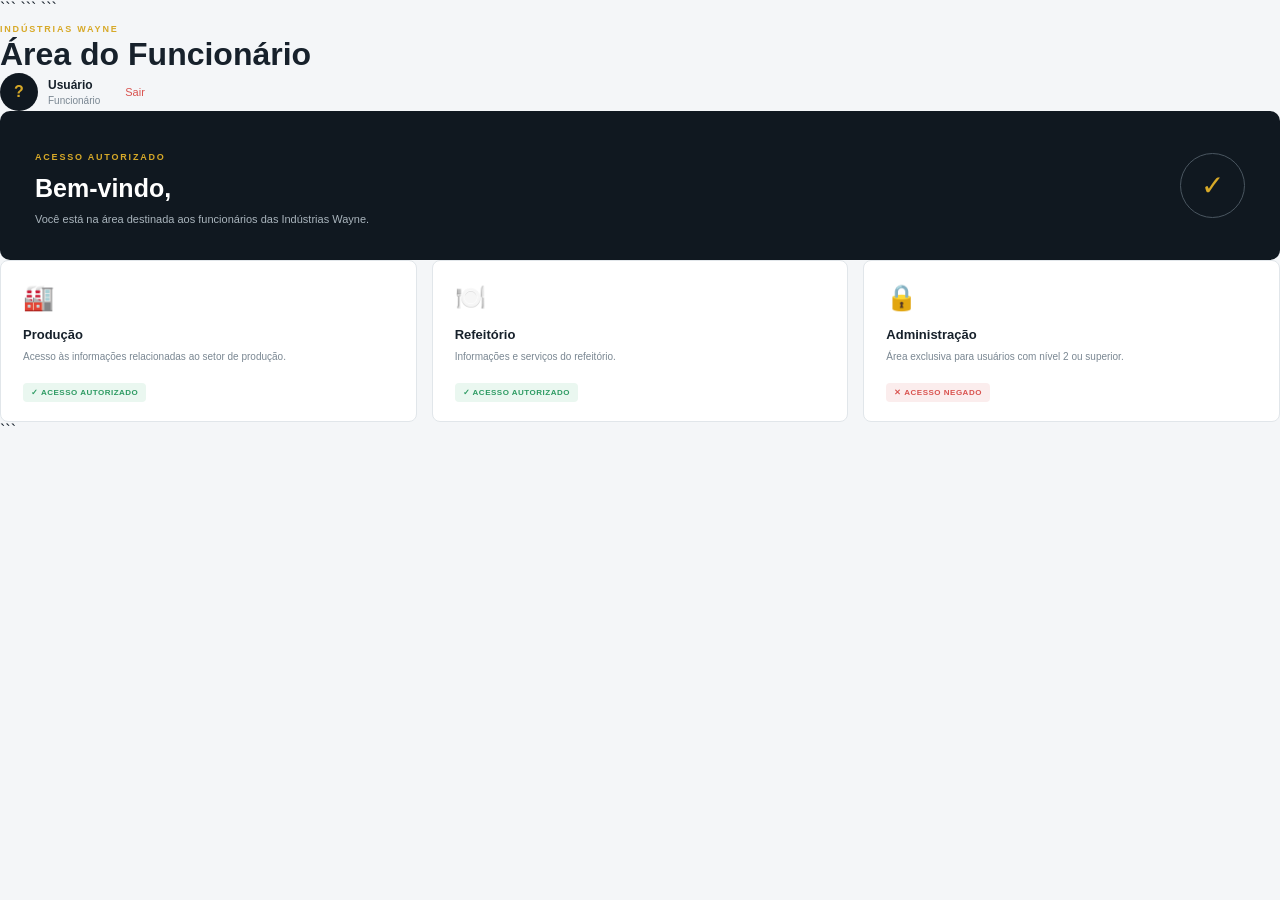
<file: funcionario.html>
<!DOCTYPE html>

<html lang="pt-BR">

<head>

```
<meta charset="UTF-8">

<meta name="viewport" content="width=device-width, initial-scale=1.0">

<meta name="author" content="Francisco Jonathan Sousa da Costa">

<script src="funcionario.js" defer></script>

<title>Indústrias Wayne | Área do Funcionário</title>

<link rel="stylesheet" href="estilo.css">
```

</head>

<body>

```
<main class="pagina-interna">

    <header class="cabecalho-interno">

        <div>

            <span class="pequeno-titulo">
                INDÚSTRIAS WAYNE
            </span>

            <h1>
                Área do Funcionário
            </h1>

        </div>


        <div class="usuario-cabecalho">

            <div
                class="avatar-usuario"
                id="avatar-usuario"
            >
                ?
            </div>


            <div>

                <strong id="nome-usuario">
                    Usuário
                </strong>

                <span id="funcao-usuario">
                    Funcionário
                </span>

            </div>


            <button
                id="botao-sair"
                class="botao-sair"
            >
                Sair
            </button>

        </div>

    </header>


    <section class="conteudo-interno">

        <div class="cartao-boas-vindas">

            <div>

                <span class="pequeno-titulo">
                    ACESSO AUTORIZADO
                </span>

                <h2>
                    Bem-vindo,
                    <span id="nome-boas-vindas"></span>
                </h2>

                <p>
                    Você está na área destinada aos funcionários
                    das Indústrias Wayne.
                </p>

            </div>

            <div class="icone-boas-vindas">
                ✓
            </div>

        </div>


        <div class="grade-areas">

            <div class="cartao-area">

                <div class="icone-area">
                    🏭
                </div>

                <h4>
                    Produção
                </h4>

                <p>
                    Acesso às informações relacionadas
                    ao setor de produção.
                </p>

                <span class="etiqueta-acesso acesso-autorizado">
                    ✓ ACESSO AUTORIZADO
                </span>

            </div>


            <div class="cartao-area">

                <div class="icone-area">
                    🍽️
                </div>

                <h4>
                    Refeitório
                </h4>

                <p>
                    Informações e serviços do refeitório.
                </p>

                <span class="etiqueta-acesso acesso-autorizado">
                    ✓ ACESSO AUTORIZADO
                </span>

            </div>


            <div class="cartao-area">

                <div class="icone-area">
                    🔒
                </div>

                <h4>
                    Administração
                </h4>

                <p>
                    Área exclusiva para usuários
                    com nível 2 ou superior.
                </p>

                <span class="etiqueta-acesso acesso-negado">
                    ✕ ACESSO NEGADO
                </span>

            </div>

        </div>

    </section>

</main>



```

</body>

</html>
</file>
<file: estilo.css>
/* ==========================================
   CONFIGURAÇÕES GERAIS
========================================== */

* {
    margin: 0;
    padding: 0;
    box-sizing: border-box;
}


:root {

    --fundo: #f4f6f8;

    --barra-lateral: #101820;

    --barra-lateral-clara: #192631;

    --principal: #d7a928;

    --principal-escura: #b78b16;

    --texto: #17212b;

    --texto-secundario: #7a8792;

    --borda: #e1e6ea;

    --branco: #ffffff;

    --sucesso: #2e9b63;

    --erro: #d9534f;

}


body {

    font-family: "Inter", sans-serif;

    background: var(--fundo);

    color: var(--texto);

}


button,
input {

    font-family: inherit;

}


button {

    cursor: pointer;

}


.oculto {

    display: none !important;

}


/* ==========================================
   ESTRUTURA PRINCIPAL
========================================== */

.aplicacao {

    min-height: 100vh;

    display: flex;

}


/* ==========================================
   BARRA LATERAL
========================================== */

.barra-lateral {

    width: 250px;

    background: var(--barra-lateral);

    color: white;

    padding: 28px 18px;

    display: flex;

    flex-direction: column;

    position: fixed;

    left: 0;

    top: 0;

    bottom: 0;

}


/* LOGOTIPO */

.logotipo {

    display: flex;

    align-items: center;

    gap: 12px;

    padding: 0 12px;

}


.simbolo-logotipo {

    width: 42px;

    height: 42px;

    border: 2px solid var(--principal);

    color: var(--principal);

    display: grid;

    place-items: center;

    font-size: 24px;

    font-weight: 800;

}


.logotipo h1 {

    font-size: 19px;

    letter-spacing: 3px;

}


.logotipo span {

    font-size: 8px;

    letter-spacing: 3px;

    color: #9ba7b0;

}


/* TÍTULO DO SISTEMA */

.titulo-sistema {

    margin: 45px 12px 15px;

    font-size: 9px;

    letter-spacing: 1.5px;

    color: #66747e;

}


/* NAVEGAÇÃO */

nav {

    display: flex;

    flex-direction: column;

    gap: 5px;

}


.item-navegacao {

    border: none;

    background: transparent;

    color: #9ba7b0;

    padding: 13px 14px;

    border-radius: 7px;

    text-align: left;

    display: flex;

    gap: 13px;

    align-items: center;

    font-size: 13px;

    transition: 0.2s;

}


.item-navegacao:hover {

    background: var(--barra-lateral-clara);

    color: white;

}


.item-navegacao.ativo {

    background: var(--barra-lateral-clara);

    color: white;

}


.item-navegacao.ativo span {

    color: var(--principal);

}


/* RODAPÉ */

.rodape-barra-lateral {

    margin-top: auto;

    padding: 15px 12px;

    font-size: 10px;

    color: #66747e;

    display: flex;

    align-items: center;

    gap: 8px;

}


.indicador-seguranca {

    width: 7px;

    height: 7px;

    border-radius: 50%;

    background: var(--sucesso);

}


/* ==========================================
   CONTEÚDO PRINCIPAL
========================================== */

.conteudo-principal {

    margin-left: 250px;

    width: calc(100% - 250px);

    min-height: 100vh;

}


/* ==========================================
   CABEÇALHO
========================================== */

.cabecalho {

    height: 90px;

    background: white;

    border-bottom: 1px solid var(--borda);

    padding: 0 35px;

    display: flex;

    align-items: center;

    justify-content: space-between;

}


.rotulo-cabecalho {

    color: var(--texto-secundario);

    font-size: 9px;

    letter-spacing: 2px;

    margin-bottom: 4px;

}


.cabecalho h2 {

    font-size: 21px;

}


.usuario-cabecalho {

    display: flex;

    align-items: center;

    gap: 10px;

}


.usuario-cabecalho strong {

    display: block;

    font-size: 12px;

}


.usuario-cabecalho span {

    display: block;

    color: var(--texto-secundario);

    font-size: 10px;

    margin-top: 3px;

}


.avatar-usuario {

    width: 38px;

    height: 38px;

    border-radius: 50%;

    background: var(--barra-lateral);

    color: var(--principal);

    display: grid;

    place-items: center;

    font-weight: 700;

}


.botao-sair {

    margin-left: 15px;

    border: none;

    background: transparent;

    color: var(--erro);

    font-size: 11px;

}


/* ==========================================
   LOGIN
========================================== */

.secao-login {

    min-height: calc(100vh - 90px);

    display: grid;

    place-items: center;

    padding: 30px;

}


.cartao-login {

    background: white;

    width: 100%;

    max-width: 430px;

    padding: 42px;

    border-radius: 12px;

    border: 1px solid var(--borda);

    box-shadow:
        0 15px 50px rgba(16, 24, 32, 0.08);

}


.icone-login {

    width: 54px;

    height: 54px;

    background: var(--barra-lateral);

    color: var(--principal);

    display: grid;

    place-items: center;

    font-size: 27px;

    font-weight: 800;

    margin-bottom: 22px;

}


.cartao-login h2 {

    font-size: 24px;

    margin-bottom: 8px;

}


.cartao-login > p {

    color: var(--texto-secundario);

    font-size: 12px;

    line-height: 1.7;

    margin-bottom: 30px;

}


/* CAMPOS */

.grupo-entrada {

    margin-bottom: 18px;

}


.grupo-entrada label {

    display: block;

    font-size: 10px;

    font-weight: 600;

    margin-bottom: 7px;

    color: #4d5a64;

}


.grupo-entrada input {

    width: 100%;

    padding: 13px;

    border: 1px solid var(--borda);

    border-radius: 6px;

    outline: none;

    font-size: 12px;

}


.grupo-entrada input:focus {

    border-color: var(--principal);

}


/* BOTÃO */

.botao-principal {

    width: 100%;

    border: none;

    background: var(--barra-lateral);

    color: white;

    padding: 14px;

    border-radius: 6px;

    font-size: 12px;

    font-weight: 600;

    transition: 0.2s;

}


.botao-principal:hover {

    background: #1c2c38;

}


/* MENSAGEM */

.mensagem {

    margin-top: 15px;

    font-size: 11px;

    text-align: center;

}


/* CREDENCIAIS */

.credenciais-teste {

    margin-top: 30px;

    padding-top: 20px;

    border-top: 1px solid var(--borda);

    color: var(--texto-secundario);

    font-size: 10px;

    line-height: 1.8;

}


.credenciais-teste strong {

    display: block;

    color: var(--texto);

    margin-bottom: 5px;

}


/* ==========================================
   SISTEMA
========================================== */

.secao-sistema {

    padding: 35px;

}


.secao-conteudo {

    max-width: 1200px;

    margin: auto;

}


/* ==========================================
   CARTÃO DE BOAS-VINDAS
========================================== */

.cartao-boas-vindas {

    background: var(--barra-lateral);

    color: white;

    border-radius: 10px;

    padding: 35px;

    display: flex;

    justify-content: space-between;

    align-items: center;

}


.pequeno-titulo {

    font-size: 9px;

    letter-spacing: 1.8px;

    color: var(--principal);

    font-weight: 700;

}


.cartao-boas-vindas h2 {

    font-size: 25px;

    margin: 10px 0;

}


.cartao-boas-vindas p {

    color: #aab5bd;

    font-size: 11px;

}


.icone-boas-vindas {

    width: 65px;

    height: 65px;

    border: 1px solid #4a5660;

    border-radius: 50%;

    display: grid;

    place-items: center;

    color: var(--principal);

    font-size: 28px;

}


/* ==========================================
   ESTATÍSTICAS
========================================== */

.estatisticas {

    display: grid;

    grid-template-columns: repeat(3, 1fr);

    gap: 15px;

    margin: 20px 0 35px;

}


.cartao-estatistica {

    background: white;

    border: 1px solid var(--borda);

    border-radius: 8px;

    padding: 22px;

}


.cartao-estatistica span {

    display: block;

    font-size: 9px;

    color: var(--texto-secundario);

    letter-spacing: 1px;

}


.cartao-estatistica strong {

    display: block;

    margin-top: 8px;

    font-size: 25px;

}


/* ==========================================
   CABEÇALHOS DAS SEÇÕES
========================================== */

.cabecalho-secao {

    margin-bottom: 18px;

}


.cabecalho-secao h3 {

    font-size: 19px;

    margin-top: 6px;

}


/* ==========================================
   ÁREAS
========================================== */

.grade-areas {

    display: grid;

    grid-template-columns: repeat(3, 1fr);

    gap: 15px;

}


.cartao-area {

    background: white;

    border: 1px solid var(--borda);

    border-radius: 8px;

    padding: 22px;

    transition: 0.2s;

}


.cartao-area:hover {

    transform: translateY(-2px);

    box-shadow:
        0 8px 25px rgba(0, 0, 0, 0.05);

}


.icone-area {

    font-size: 25px;

    margin-bottom: 15px;

}


.cartao-area h4 {

    font-size: 13px;

    margin-bottom: 7px;

}


.cartao-area p {

    font-size: 10px;

    color: var(--texto-secundario);

    line-height: 1.6;

    min-height: 32px;

}


etiqueta-acesso {

    display: inline-block;

}


.etiqueta-acesso {

    margin-top: 15px;

    padding: 5px 8px;

    border-radius: 4px;

    font-size: 8px;

    font-weight: 700;

    letter-spacing: 0.5px;

}


.acesso-autorizado {

    color: var(--sucesso);

    background: #eaf7f0;

}


.acesso-negado {

    color: var(--erro);

    background: #fbeded;

}


/* ==========================================
   TABELA
========================================== */

.conteiner-tabela {

    background: white;

    border: 1px solid var(--borda);

    border-radius: 8px;

    overflow-x: auto;

}


table {

    width: 100%;

    border-collapse: collapse;

}


th,
td {

    padding: 16px;

    text-align: left;

    border-bottom: 1px solid var(--borda);

    font-size: 11px;

}


th {

    font-size: 9px;

    text-transform: uppercase;

    letter-spacing: 1px;

    color: var(--texto-secundario);

}


.funcao {

    font-weight: 600;

}


.nivel {

    color: var(--principal-escura);

    font-weight: 700;

}


/* ==========================================
   REGISTROS
========================================== */

.conteiner-registros {

    background: white;

    border: 1px solid var(--borda);

    border-radius: 8px;

}


.item-registro {

    padding: 18px;

    border-bottom: 1px solid var(--borda);

    display: flex;

    justify-content: space-between;

}


.item-registro:last-child {

    border-bottom: none;

}


.usuario-registro {

    font-size: 11px;

    font-weight: 600;

}


.acao-registro {

    font-size: 10px;

    color: var(--texto-secundario);

    margin-top: 4px;

}


.horario-registro {

    font-size: 9px;

    color: var(--texto-secundario);

}


/* ==========================================
   RESPONSIVIDADE
========================================== */

@media (max-width: 900px) {

    .barra-lateral {

        width: 200px;

    }


    .conteudo-principal {

        margin-left: 200px;

        width: calc(100% - 200px);

    }


    .grade-areas {

        grid-template-columns: repeat(2, 1fr);

    }

}


@media (max-width: 650px) {

    .barra-lateral {

        position: static;

        width: 100%;

        height: auto;

    }


    .aplicacao {

        display: block;

    }


    .conteudo-principal {

        margin-left: 0;

        width: 100%;

    }


    .barra-lateral nav {

        flex-direction: row;

        overflow-x: auto;

        margin-top: 20px;

    }


    .titulo-sistema,
    .rodape-barra-lateral {

        display: none;

    }


    .cabecalho {

        padding: 0 18px;

    }


    .secao-sistema {

        padding: 18px;

    }


    .estatisticas,
    .grade-areas {

        grid-template-columns: 1fr;

    }


    .cartao-boas-vindas {

        padding: 25px;

    }


    .icone-boas-vindas {

        display: none;

    }


    .cartao-login {

        padding: 28px;

    }

}
</file>
